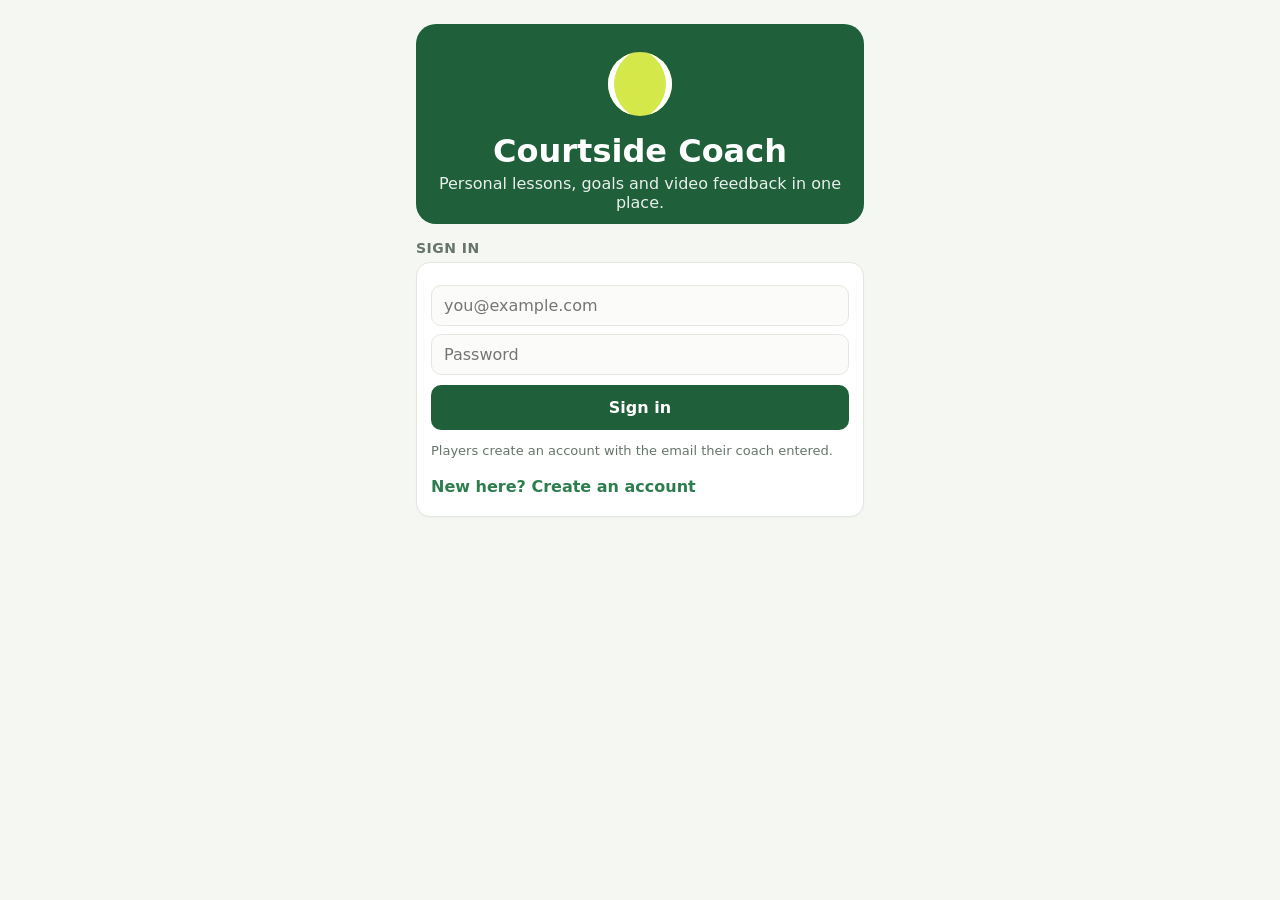
<file: index.html>
<!doctype html>
<html lang="en"><head>
<meta charset="UTF-8" /><meta name="viewport" content="width=device-width, initial-scale=1, viewport-fit=cover" />
<meta name="theme-color" content="#1f5f3a" /><link rel="manifest" href="/manifest.webmanifest" />
<link rel="icon" href="/icons/icon-192.png" /><link rel="apple-touch-icon" href="/icons/icon-192.png" />
<title>Courtside Coach</title>  <script type="module" crossorigin src="/assets/index-CCIA0hhC.js"></script>
  <link rel="stylesheet" crossorigin href="/assets/index-B6YdcXR7.css">
</head>
<body><div id="root"></div></body></html>
</file>
<file: assets/index-B6YdcXR7.css>
:root{--green:#1f5f3a;--green2:#2e7d4f;--ball:#d4e84a;--clay:#c8643b;--blue:#2f6db5;--bg:#f4f7f2;--ink:#18241c;--mute:#66756b;--line:#e2e8e0;font-family:system-ui,-apple-system,Segoe UI,Roboto,sans-serif;color:var(--ink)}*{box-sizing:border-box}body{margin:0;background:var(--bg)}button,input,select,textarea{font:inherit;color:inherit}.app{max-width:560px;margin:0 auto;min-height:100vh;padding-bottom:84px}.top{position:sticky;top:0;z-index:5;display:flex;justify-content:space-between;align-items:center;padding:12px 16px;background:var(--green);color:#fff}.brand{display:flex;gap:8px;align-items:center;font-weight:800;letter-spacing:.3px;font-size:18px}.ball{width:18px;height:18px;border-radius:50%;background:var(--ball);box-shadow:inset 3px 0 0 -1px #fff,inset -3px 0 0 -1px #fff;display:inline-block}.ball.big{width:64px;height:64px;box-shadow:inset 10px 0 0 -4px #fff,inset -10px 0 0 -4px #fff}.chip{background:#ffffff26;border:0;color:#fff;padding:6px 12px;border-radius:20px;font-size:13px;text-transform:capitalize}main{padding:12px 16px}h2{margin:14px 0 10px;font-size:20px}h3{margin:16px 0 6px;font-size:14px;color:var(--mute);text-transform:uppercase;letter-spacing:.5px}.card{display:block;width:100%;text-align:left;background:#fff;border:1px solid var(--line);border-radius:14px;padding:14px;margin:0 0 10px;box-shadow:0 1px 2px #00000008}button.card{cursor:pointer}button.card:active{transform:scale(.99)}.row{display:flex;gap:12px;align-items:center}.between{justify-content:space-between}.grow{flex:1;min-width:0}.muted{color:var(--mute);font-size:13px}.center{text-align:center}.error{color:var(--clay);font-size:13px;margin:8px 0 0}.avatar{width:44px;height:44px;border-radius:50%;background:linear-gradient(135deg,var(--green2),var(--green));color:#fff;display:grid;place-items:center;font-weight:700;flex:none}.utr{text-align:center;font-weight:800;font-size:20px;color:var(--green)}.utr small{display:block;font-size:10px;color:var(--mute)}.pills{display:flex;gap:6px;margin-top:6px;flex-wrap:wrap}.pill{font-size:11px;padding:3px 8px;border-radius:10px;background:#eef3ec}.pill.hot{background:var(--ball);font-weight:700}.tag{font-size:11px;padding:2px 8px;border-radius:8px;background:#eef3ec;color:var(--green);white-space:nowrap}.bar{height:8px;border-radius:6px;background:#e9eee7;overflow:hidden;margin:10px 0 4px}.bar div{height:100%;background:linear-gradient(90deg,var(--green2),var(--ball));border-radius:6px;transition:width .3s}input[type=range]{flex:1;accent-color:var(--green2)}input:not([type=range]):not([type=file]),select,textarea{width:100%;border:1px solid var(--line);border-radius:10px;padding:10px 12px;background:#fbfcfa;margin-top:8px}textarea{min-height:70px;resize:vertical}.add{display:flex;gap:8px;align-items:center}.add input{flex:1;margin-top:8px}.add .btn{margin-top:8px}.btn{background:var(--green);color:#fff;border:0;border-radius:10px;padding:10px 16px;font-weight:700;cursor:pointer;white-space:nowrap}.btn:disabled{opacity:.4}.btn.wide{width:100%;margin-top:10px;padding:13px}.link{background:none;border:0;color:var(--green2);padding:6px 0;font-weight:600;cursor:pointer}.link.danger{color:var(--clay);font-size:13px}.seg{display:flex;background:#e7ede5;border-radius:12px;padding:3px;margin:8px 0 12px}.seg button{flex:1;border:0;background:none;padding:9px 4px;border-radius:9px;font-weight:600;font-size:14px;color:var(--mute)}.seg button.on{background:#fff;color:var(--green);box-shadow:0 1px 3px #0000001a}.seg.small button{font-size:12px;padding:7px 2px}.phead{display:flex;gap:12px;align-items:center}.phead h2{margin:0}.stats3{display:grid;grid-template-columns:repeat(3,1fr);gap:8px;margin-bottom:10px}.stat{background:var(--green);color:#fff;border-radius:14px;padding:12px}.stat small{opacity:.8;font-size:11px}.stat b{display:block;font-size:22px}.chart{width:100%;margin-top:8px}.chart text{font-size:9px;fill:var(--mute)}.chart .grid{stroke:var(--line)}.chart .line{fill:none;stroke:var(--green2);stroke-width:2.5}.chart .area{fill:#d4e84a40}.chart circle{fill:#fff;stroke:var(--green);stroke-width:2}.match{display:flex;gap:10px;align-items:center;padding:10px 0;border-bottom:1px solid var(--line);font-size:14px}.wl{width:26px;height:26px;border-radius:50%;display:grid;place-items:center;font-weight:800;font-size:12px;color:#fff}.wl.W{background:var(--green2)}.wl.L{background:var(--clay)}.grid2{display:grid;grid-template-columns:1fr 1fr;gap:0 8px}.span2{grid-column:span 2}.grid2 .btn{margin-top:10px}.status{font-size:11px;font-weight:700;padding:3px 8px;border-radius:8px;white-space:nowrap}.status.todo{background:#eef0f3;color:#555}.status.in_progress{background:#e5effa;color:var(--blue)}.status.submitted{background:var(--ball);color:#3a4210}.status.reviewed{background:#dff0e5;color:var(--green)}.hero-card{background:linear-gradient(160deg,var(--green),var(--green2));color:#fff;border:0}.hero-card .muted{color:#d7eadc}.hero-card h2{margin:8px 0 4px}.hero-card p{margin:0 0 6px;opacity:.92}.hero-card .seg{background:#ffffff26}.hero-card .seg button{color:#fff}.hero-card .seg button.on{color:var(--green)}.drop{display:grid;place-items:center;border:2px dashed #b9cbb9;border-radius:12px;min-height:140px;margin-top:10px;overflow:hidden;background:#f7faf5;color:var(--mute);cursor:pointer;position:relative}.drop input{position:absolute;top:0;right:0;bottom:0;left:0;opacity:0;cursor:pointer}.drop img,.drop video{width:100%;max-height:260px;object-fit:cover}.frame{margin:8px -14px;background:#0d1a12}.frame video,.frame img{width:100%;display:block;max-height:420px;object-fit:contain}.note{font-style:italic;margin:8px 0}.markers{display:flex;flex-direction:column;gap:6px;margin:8px 0}.marker{display:flex;gap:8px;align-items:center;text-align:left;border:1px solid var(--line);background:#fbfcfa;border-radius:10px;padding:8px;font-size:14px;cursor:pointer}.ts{background:var(--ball);color:#2d3410;font-weight:800;font-size:12px;padding:3px 7px;border-radius:6px;font-variant-numeric:tabular-nums}.add .ts{margin-top:8px}.thread{border-top:1px solid var(--line);margin-top:10px;padding-top:8px}.bubble{background:#eef3ec;border-radius:12px 12px 12px 3px;padding:8px 10px;margin:6px 30px 6px 0;font-size:14px}.bubble small{display:block;font-weight:700;font-size:11px;color:var(--green)}.bubble.mine{background:#e6f0d0;margin:6px 0 6px 30px;border-radius:12px 12px 3px}.event .date{width:48px;text-align:center;border-radius:10px;padding:4px 0;color:#fff;flex:none}.date small{display:block;font-size:10px;text-transform:uppercase}.date b{font-size:20px}.date.tournament,.legend i.tournament{background:var(--clay)}.date.private,.legend i.private{background:var(--green2)}.date.group,.legend i.group{background:var(--blue)}.legend{display:flex;gap:12px;font-size:12px;color:var(--mute);flex-wrap:wrap}.legend i{display:inline-block;width:10px;height:10px;border-radius:3px;margin-right:4px}a{color:inherit;text-decoration:none}.tabs{position:fixed;bottom:0;left:0;right:0;display:flex;justify-content:center;background:#fff;border-top:1px solid var(--line);padding:6px 0 calc(6px + env(safe-area-inset-bottom))}.tabs button{flex:1;max-width:186px;border:0;background:none;font-size:12px;color:var(--mute);display:flex;flex-direction:column;align-items:center;gap:2px;padding:4px}.tabs button span{font-size:20px}.tabs button.on{color:var(--green);font-weight:700}.login{max-width:480px;margin:0 auto;padding:24px 16px}.hero{text-align:center;padding:28px 0 12px;background:var(--green);color:#fff;border-radius:20px;margin-bottom:16px}.hero h1{margin:12px 0 4px}.hero p{margin:0 16px;opacity:.9}.avatar.photo{object-fit:cover;padding:0}.profile-actions{display:flex;gap:12px;align-items:center;margin:10px 0 4px;flex-wrap:wrap}.share-btn{padding:9px 14px;font-size:14px}.sheet-backdrop{position:fixed;top:0;right:0;bottom:0;left:0;background:#0a140e73;z-index:40;display:flex;align-items:flex-end;justify-content:center}.sheet{width:100%;max-width:560px;max-height:92vh;overflow:auto;background:#fff;border-radius:18px 18px 0 0;padding:10px 16px 28px;box-shadow:0 -8px 30px #0000002e}.sheet-handle{width:40px;height:4px;border-radius:4px;background:#d5ddd4;margin:4px auto 10px}.sheet h2{margin:0;font-size:18px}.checks{display:flex;flex-direction:column;gap:8px;margin:12px 0}.check{display:flex;gap:10px;align-items:flex-start;background:#f7faf5;border:1px solid var(--line);border-radius:12px;padding:10px 12px;font-size:14px}.check input{margin-top:3px;accent-color:var(--green2);width:auto}.note-edit{margin:8px 0 12px}.status-msg{margin-top:10px}.photo-pick{display:grid;place-items:center;width:96px;height:96px;border-radius:50%;overflow:hidden;background:#eef3ec;border:2px dashed #b9cbb9;margin:8px auto 4px;position:relative;cursor:pointer;color:var(--mute);font-size:13px;font-weight:600}.photo-pick img{width:100%;height:100%;object-fit:cover}.photo-pick input{position:absolute;top:0;right:0;bottom:0;left:0;opacity:0;cursor:pointer}
</file>
